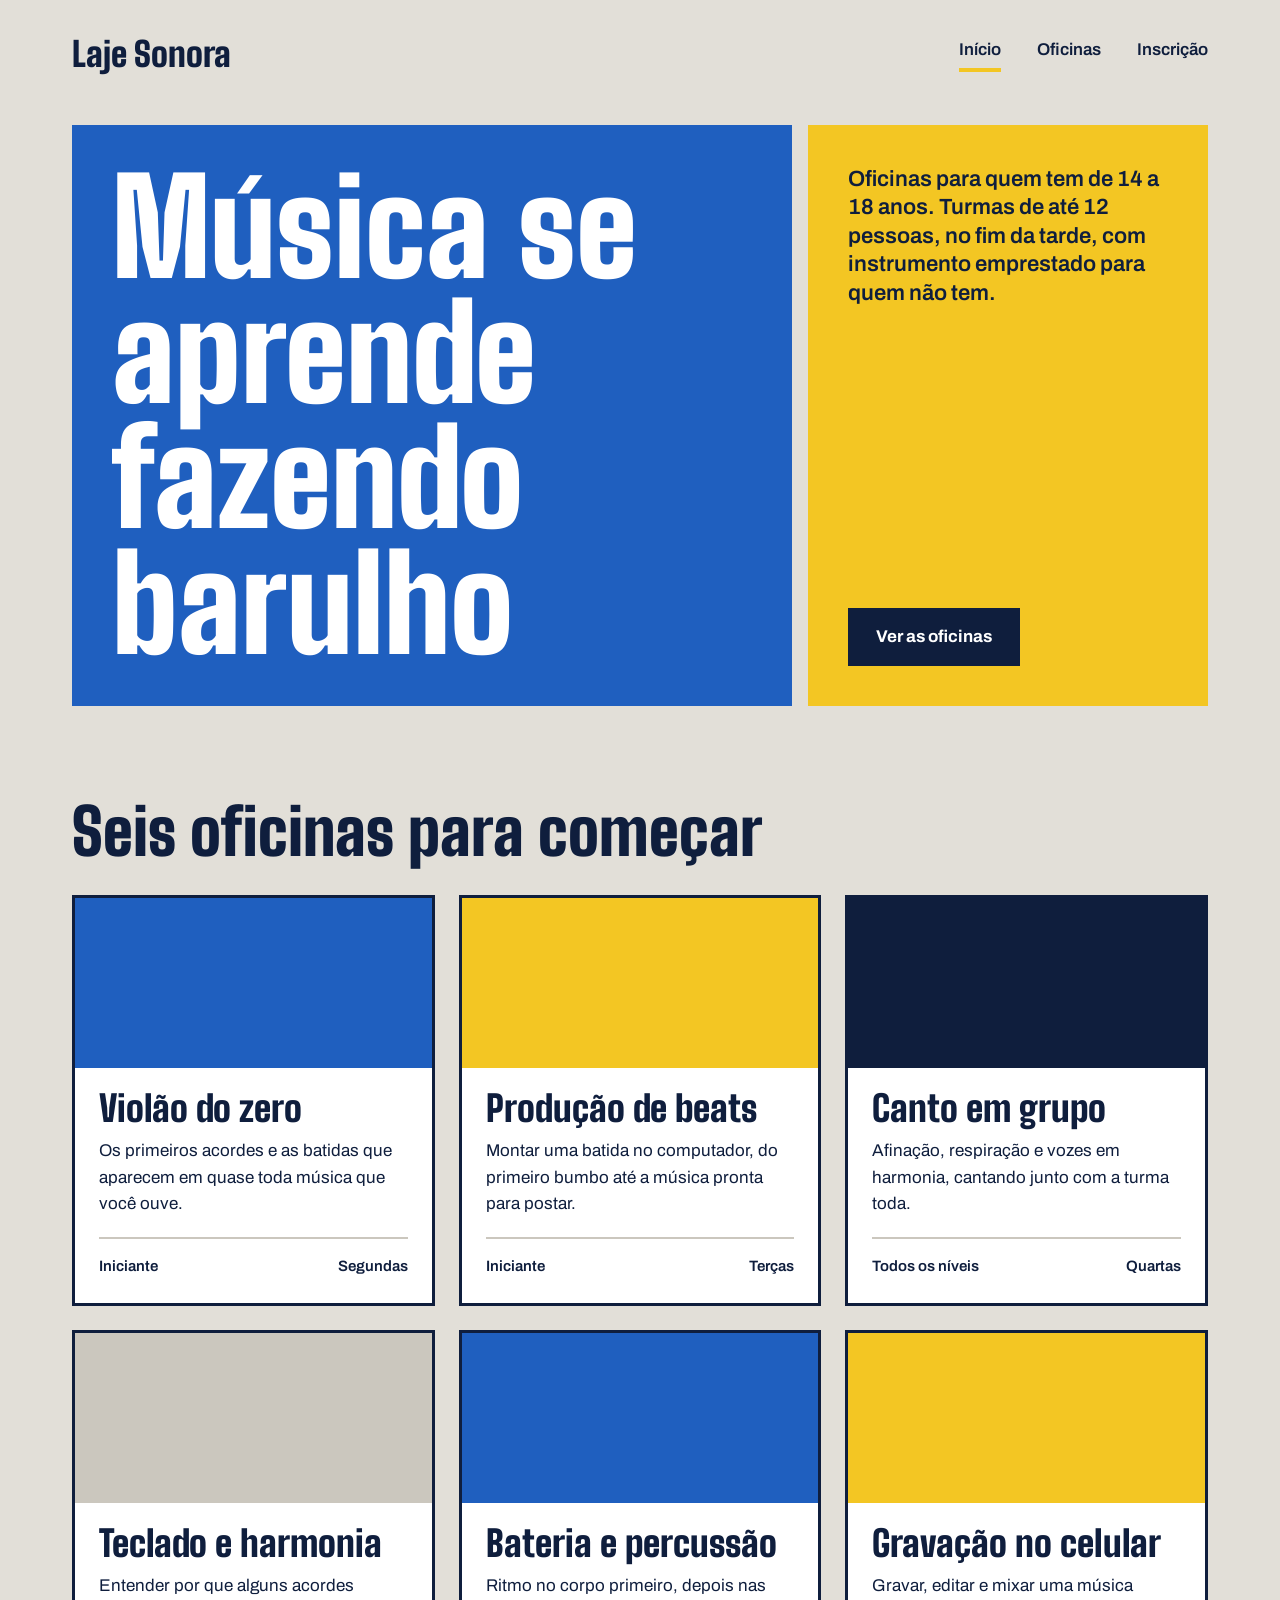
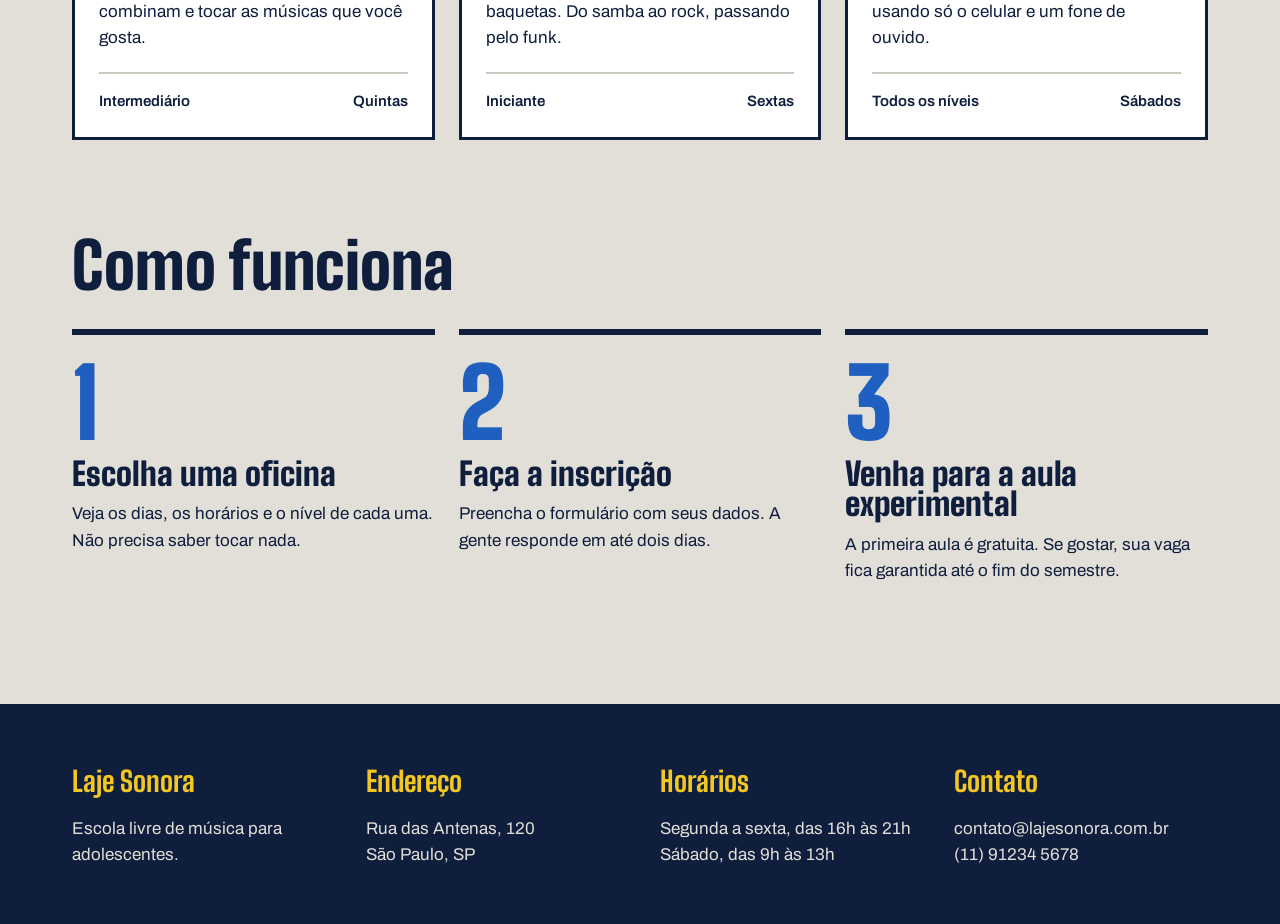
<file: index.html>
<!DOCTYPE html>
<html lang="pt-BR">
<head>
    <meta charset="UTF-8">
    <meta name="viewport" content="width=device-width, initial-scale=1.0">
    <title>Laje Sonora | Início</title>

    <link rel="preconnect" href="https://fonts.googleapis.com">
    <link rel="preconnect" href="https://fonts.gstatic.com" crossorigin>
    <link href="https://fonts.googleapis.com/css2?family=Archivo:wght@400;500;600;700&family=Big+Shoulders:wght@400;500;600;700;800&display=swap" rel="stylesheet">

    <link rel="stylesheet" href="index.css">
</head>
<body>

    <header class="conteudo topo">
        <a class="logo" href="index.html">Laje Sonora</a>

        <nav class="menu">
            <a class="atual" href="index.html">Início</a>
            <a href="oficinas.html">Oficinas</a>
            <a href="inscricao.html">Inscrição</a>
        </nav>
    </header>

    <main>

        <section class="conteudo cartazes">

            <div class="cartaz cartaz-principal">
                <h1>Música se aprende fazendo barulho</h1>
            </div>

            <div class="cartaz cartaz-lateral">
                <p>
                    Oficinas para quem tem de 14 a 18 anos.
                    Turmas de até 12 pessoas, no fim da tarde,
                    com instrumento emprestado para quem não tem.
                </p>

                <a class="botao" href="oficinas.html">Ver as oficinas</a>
            </div>

        </section>

        <section class="conteudo secao">

            <h2 class="titulo-secao">Seis oficinas para começar</h2>

            <div class="cards">

                <article class="card">
                    <div class="foto foto-azul"></div>

                    <div class="card-texto">
                        <h3>Violão do zero</h3>

                        <p>
                            Os primeiros acordes e as batidas que aparecem
                            em quase toda música que você ouve.
                        </p>

                        <div class="card-info">
                            <span>Iniciante</span>
                            <span>Segundas</span>
                        </div>
                    </div>
                </article>

                <article class="card">
                    <div class="foto foto-amarela"></div>

                    <div class="card-texto">
                        <h3>Produção de beats</h3>

                        <p>
                            Montar uma batida no computador, do primeiro
                            bumbo até a música pronta para postar.
                        </p>

                        <div class="card-info">
                            <span>Iniciante</span>
                            <span>Terças</span>
                        </div>
                    </div>
                </article>

                <article class="card">
                    <div class="foto foto-tinta"></div>

                    <div class="card-texto">
                        <h3>Canto em grupo</h3>

                        <p>
                            Afinação, respiração e vozes em harmonia,
                            cantando junto com a turma toda.
                        </p>

                        <div class="card-info">
                            <span>Todos os níveis</span>
                            <span>Quartas</span>
                        </div>
                    </div>
                </article>

                <article class="card">
                    <div class="foto"></div>

                    <div class="card-texto">
                        <h3>Teclado e harmonia</h3>

                        <p>
                            Entender por que alguns acordes combinam
                            e tocar as músicas que você gosta.
                        </p>

                        <div class="card-info">
                            <span>Intermediário</span>
                            <span>Quintas</span>
                        </div>
                    </div>
                </article>

                <article class="card">
                    <div class="foto foto-azul"></div>

                    <div class="card-texto">
                        <h3>Bateria e percussão</h3>

                        <p>
                            Ritmo no corpo primeiro, depois nas baquetas.
                            Do samba ao rock, passando pelo funk.
                        </p>

                        <div class="card-info">
                            <span>Iniciante</span>
                            <span>Sextas</span>
                        </div>
                    </div>
                </article>

                <article class="card">
                    <div class="foto foto-amarela"></div>

                    <div class="card-texto">
                        <h3>Gravação no celular</h3>

                        <p>
                            Gravar, editar e mixar uma música usando
                            só o celular e um fone de ouvido.
                        </p>

                        <div class="card-info">
                            <span>Todos os níveis</span>
                            <span>Sábados</span>
                        </div>
                    </div>
                </article>

            </div>

        </section>

        <section class="conteudo secao">

            <h2 class="titulo-secao">Como funciona</h2>

            <div class="passos">

                <div class="passo">
                    <p class="passo-numero">1</p>

                    <h3>Escolha uma oficina</h3>

                    <p>
                        Veja os dias, os horários e o nível de cada uma.
                        Não precisa saber tocar nada.
                    </p>
                </div>

                <div class="passo">
                    <p class="passo-numero">2</p>

                    <h3>Faça a inscrição</h3>

                    <p>
                        Preencha o formulário com seus dados.
                        A gente responde em até dois dias.
                    </p>
                </div>

                <div class="passo">
                    <p class="passo-numero">3</p>

                    <h3>Venha para a aula experimental</h3>

                    <p>
                        A primeira aula é gratuita. Se gostar,
                        sua vaga fica garantida até o fim do semestre.
                    </p>
                </div>

            </div>

        </section>

    </main>

    <footer class="rodape">

        <div class="conteudo rodape-colunas">

            <div class="rodape-coluna">
                <h4>Laje Sonora</h4>
                <p>Escola livre de música para adolescentes.</p>
            </div>

            <div class="rodape-coluna">
                <h4>Endereço</h4>
                <p>
                    Rua das Antenas, 120<br>
                    São Paulo, SP
                </p>
            </div>

            <div class="rodape-coluna">
                <h4>Horários</h4>
                <p>
                    Segunda a sexta, das 16h às 21h<br>
                    Sábado, das 9h às 13h
                </p>
            </div>

            <div class="rodape-coluna">
                <h4>Contato</h4>
                <p>
                    contato@lajesonora.com.br<br>
                    (11) 91234 5678
                </p>
            </div>

        </div>

    </footer>

</body>
</html>
</file>
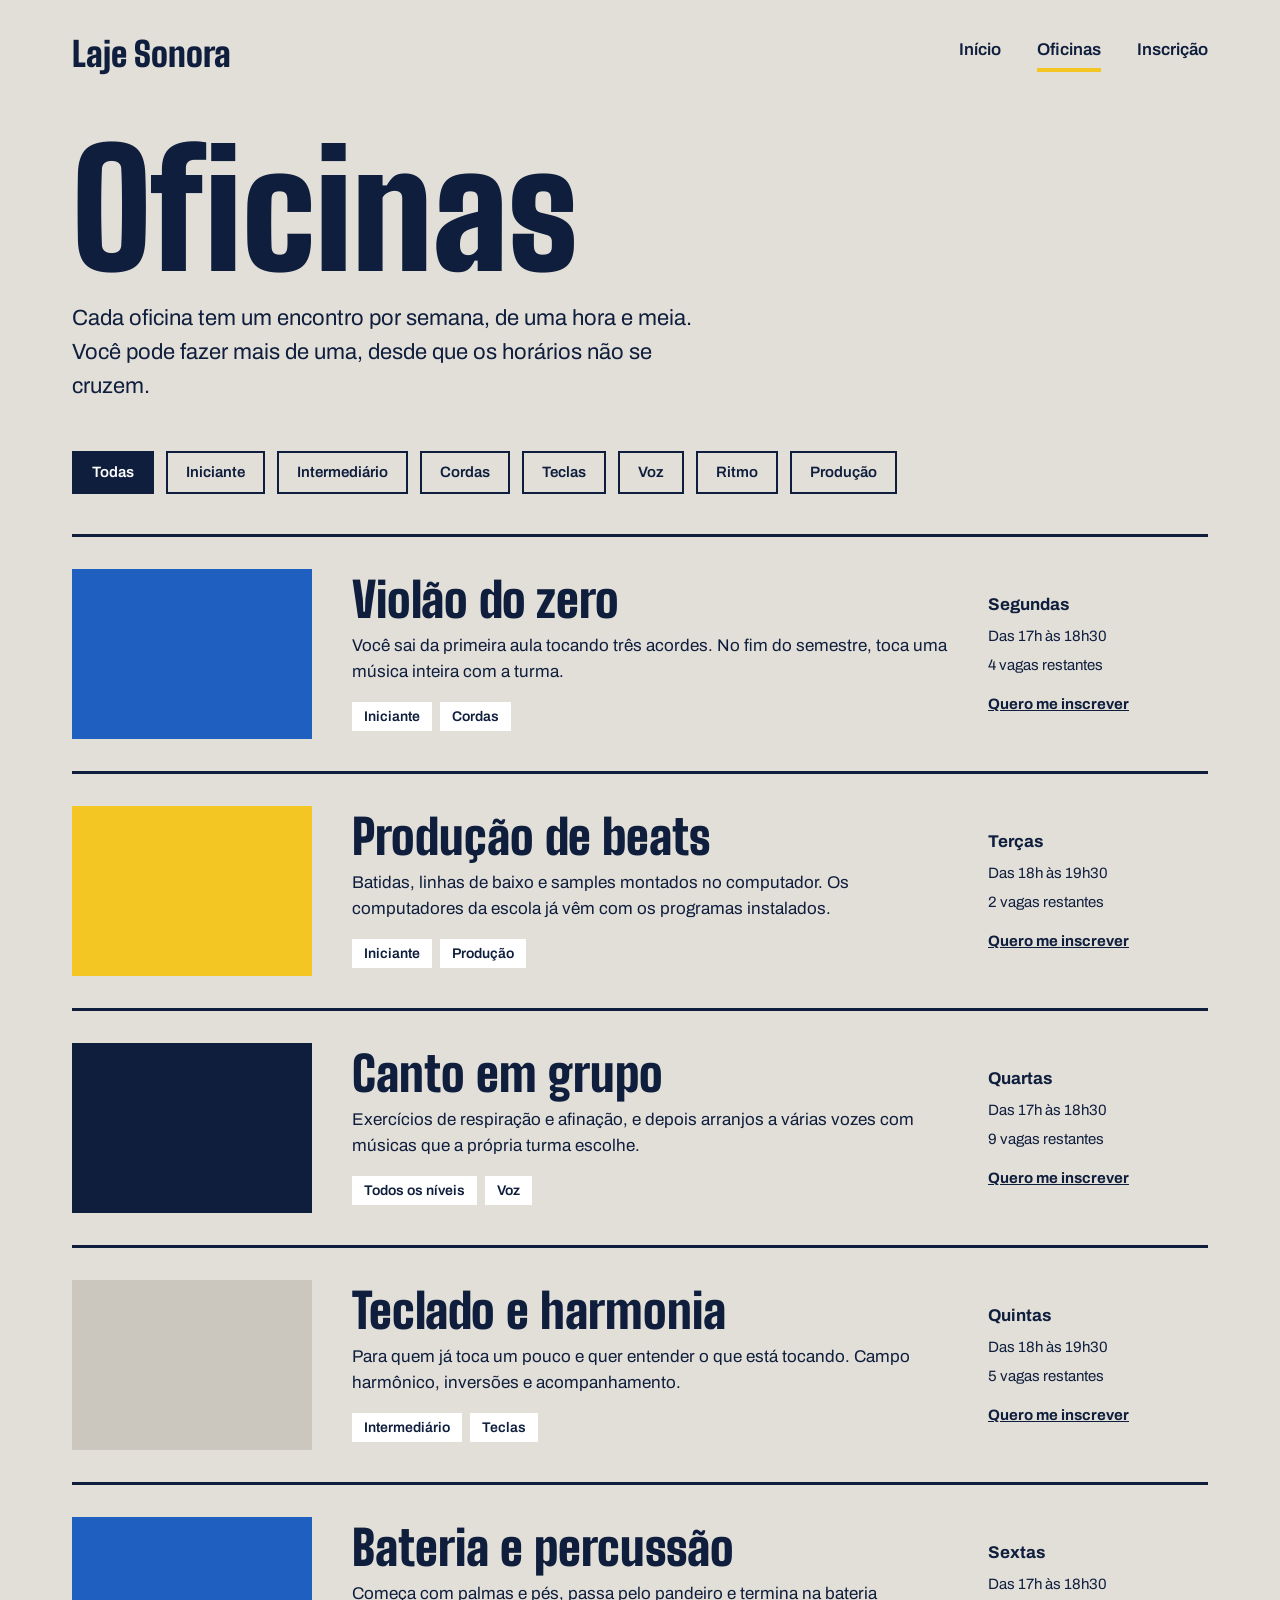
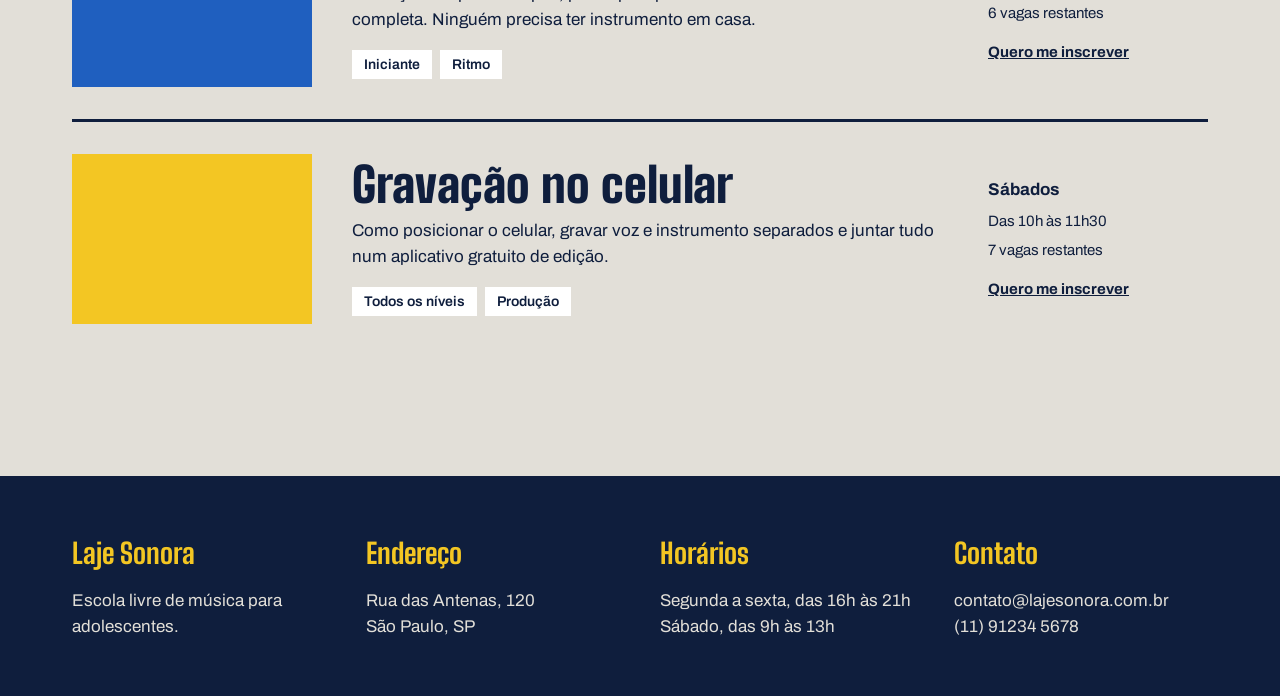
<file: oficina.html>
<!DOCTYPE html>
<html lang="pt-BR">

<head>
    <meta charset="UTF-8">
    <meta name="viewport" content="width=device-width, initial-scale=1.0">

    <title>Laje Sonora | Oficinas</title>

    <link rel="preconnect" href="https://fonts.googleapis.com">
    <link rel="preconnect" href="https://fonts.gstatic.com" crossorigin>

    <link href="https://fonts.googleapis.com/css2?family=Big+Shoulders:wght@700;900&family=Archivo:wght@400;600;700&display=swap" rel="stylesheet">

    <link rel="stylesheet" href="oficinas.css">
</head>

<body>

    <header class="conteudo topo">

        <a class="logo" href="index.html">Laje Sonora</a>

        <nav class="menu">
            <a href="index.html">Início</a>
            <a href="oficinas.html" class="atual">Oficinas</a>
            <a href="inscricao.html">Inscrição</a>
        </nav>

    </header>

    <main class="conteudo">

        <h1 class="titulo-pagina">Oficinas</h1>

        <p class="subtitulo-pagina">
            Cada oficina tem um encontro por semana, de uma hora e meia. Você pode fazer mais de uma, desde que os horários não se cruzem.
        </p>

        <div class="filtros">
            <span class="filtro ativo">Todas</span>
            <span class="filtro">Iniciante</span>
            <span class="filtro">Intermediário</span>
            <span class="filtro">Cordas</span>
            <span class="filtro">Teclas</span>
            <span class="filtro">Voz</span>
            <span class="filtro">Ritmo</span>
            <span class="filtro">Produção</span>
        </div>

        <div class="lista">

            <article class="oficina">
                <div class="foto foto-azul"></div>

                <div class="oficina-texto">
                    <h2>Violão do zero</h2>
                    <p>Você sai da primeira aula tocando três acordes. No fim do semestre, toca uma música inteira com a turma.</p>

                    <div class="etiquetas">
                        <span class="etiqueta">Iniciante</span>
                        <span class="etiqueta">Cordas</span>
                    </div>
                </div>

                <div class="oficina-detalhes">
                    <strong>Segundas</strong>
                    <span>Das 17h às 18h30</span>
                    <span>4 vagas restantes</span>
                    <a href="inscricao.html">Quero me inscrever</a>
                </div>
            </article>

            <article class="oficina">
                <div class="foto foto-amarela"></div>

                <div class="oficina-texto">
                    <h2>Produção de beats</h2>
                    <p>Batidas, linhas de baixo e samples montados no computador. Os computadores da escola já vêm com os programas instalados.</p>

                    <div class="etiquetas">
                        <span class="etiqueta">Iniciante</span>
                        <span class="etiqueta">Produção</span>
                    </div>
                </div>

                <div class="oficina-detalhes">
                    <strong>Terças</strong>
                    <span>Das 18h às 19h30</span>
                    <span>2 vagas restantes</span>
                    <a href="inscricao.html">Quero me inscrever</a>
                </div>
            </article>

            <article class="oficina">
                <div class="foto foto-tinta"></div>

                <div class="oficina-texto">
                    <h2>Canto em grupo</h2>
                    <p>Exercícios de respiração e afinação, e depois arranjos a várias vozes com músicas que a própria turma escolhe.</p>

                    <div class="etiquetas">
                        <span class="etiqueta">Todos os níveis</span>
                        <span class="etiqueta">Voz</span>
                    </div>
                </div>

                <div class="oficina-detalhes">
                    <strong>Quartas</strong>
                    <span>Das 17h às 18h30</span>
                    <span>9 vagas restantes</span>
                    <a href="inscricao.html">Quero me inscrever</a>
                </div>
            </article>

            <article class="oficina">
                <div class="foto"></div>

                <div class="oficina-texto">
                    <h2>Teclado e harmonia</h2>
                    <p>Para quem já toca um pouco e quer entender o que está tocando. Campo harmônico, inversões e acompanhamento.</p>

                    <div class="etiquetas">
                        <span class="etiqueta">Intermediário</span>
                        <span class="etiqueta">Teclas</span>
                    </div>
                </div>

                <div class="oficina-detalhes">
                    <strong>Quintas</strong>
                    <span>Das 18h às 19h30</span>
                    <span>5 vagas restantes</span>
                    <a href="inscricao.html">Quero me inscrever</a>
                </div>
            </article>

            <article class="oficina">
                <div class="foto foto-azul"></div>

                <div class="oficina-texto">
                    <h2>Bateria e percussão</h2>
                    <p>Começa com palmas e pés, passa pelo pandeiro e termina na bateria completa. Ninguém precisa ter instrumento em casa.</p>

                    <div class="etiquetas">
                        <span class="etiqueta">Iniciante</span>
                        <span class="etiqueta">Ritmo</span>
                    </div>
                </div>

                <div class="oficina-detalhes">
                    <strong>Sextas</strong>
                    <span>Das 17h às 18h30</span>
                    <span>6 vagas restantes</span>
                    <a href="inscricao.html">Quero me inscrever</a>
                </div>
            </article>

            <article class="oficina">
                <div class="foto foto-amarela"></div>

                <div class="oficina-texto">
                    <h2>Gravação no celular</h2>
                    <p>Como posicionar o celular, gravar voz e instrumento separados e juntar tudo num aplicativo gratuito de edição.</p>

                    <div class="etiquetas">
                        <span class="etiqueta">Todos os níveis</span>
                        <span class="etiqueta">Produção</span>
                    </div>
                </div>

                <div class="oficina-detalhes">
                    <strong>Sábados</strong>
                    <span>Das 10h às 11h30</span>
                    <span>7 vagas restantes</span>
                    <a href="inscricao.html">Quero me inscrever</a>
                </div>
            </article>

        </div>

    </main>

    <footer class="rodape">
        <div class="conteudo rodape-colunas">

            <div class="rodape-coluna">
                <h4>Laje Sonora</h4>
                <p>Escola livre de música para adolescentes.</p>
            </div>

            <div class="rodape-coluna">
                <h4>Endereço</h4>
                <p>Rua das Antenas, 120<br>São Paulo, SP</p>
            </div>

            <div class="rodape-coluna">
                <h4>Horários</h4>
                <p>Segunda a sexta, das 16h às 21h<br>Sábado, das 9h às 13h</p>
            </div>

            <div class="rodape-coluna">
                <h4>Contato</h4>
                <p>contato@lajesonora.com.br<br>(11) 91234 5678</p>
            </div>

        </div>
    </footer>

</body>
</html>
</file>
<file: index.css>
* {
    margin: 0;
    padding: 0;
    box-sizing: border-box;
}

:root {
    --concreto: #E2DFD8;
    --concreto-escuro: #CBC7BE;
    --tinta: #0F1E3D;
    --caixa-dagua: #1F5FBF;
    --fita: #F3C623;
    --branco: #FFFFFF;

    --fonte-cartaz: "Big Shoulders", "Arial Narrow",sans-serif;
    --fonte-texto: "Archivo", Arial, sans-serif;

}

body {
    background-color: var(--concreto);
    color: var(--tinta);
    font-family: var(--fonte-texto);
    font-size: 17px;
    line-height: 1.55;
}

a {
    color: inherit;
}

h1,h2,h3 {
    font-family: var(--fonte-cartaz);
    font-weight: 900;
    line-height: 0.95;
}

.conteudo {
    max-width: 1200px;
    margin-inline: auto;
    padding-inline: 32px;
}

.topo {
    padding-block: 28px;
    display: flex;
    justify-content: space-between;
    align-items: center;
}

.logo {
    font-family: var(--fonte-cartaz);
    font-size: 34px;
    font-weight: 900;
    text-decoration: none;
}

.menu {
    display: flex;
    gap: 36px;
}

.menu a {
    font-weight: 600;
    text-decoration: none;
    padding-bottom: 4px;
    border-bottom: 4px solid transparent;
}

.menu a:hover {
    border-bottom-color: var(--tinta);
}

.menu a.atual {
    border-bottom-color: var(--fita);
}

.cartazes {
    margin-top: 16px;
    display: flex;
    gap: 16px;
}

.cartaz {
    padding: 40px;
}

.cartaz-principal {
    background: var(--caixa-dagua);
    color: var(--branco);
    flex: 2;
}

.cartaz-principal h1 {
    font-size: 132px;
    max-width: 9ch;
}

.cartaz-lateral {
    background: var(--fita);
    flex: 1;
    display: flex;
    flex-direction: column;
    justify-content: space-between;
    gap: 32px;
    align-items: flex-start;
}

.cartaz-lateral p {
    font-size: 22px;
    font-weight: 600;
    line-height: 1.3;
}

.botao {
    background: var(--tinta);
    color: var(--branco);
    font-weight: 700;
    text-decoration: none;
    padding: 16px 28px;
    border: none;
    font-size: 17px;
    font-family: var(--fonte-texto);
    cursor: pointer;
}

.botao:hover {
    background: var(--caixa-dagua);
}
.secao {
    margin-top: 96px;
}

.titulo-secao {
    font-size: 64px;
    margin-bottom: 32px;
}

.cards {
    display: flex;
    flex-wrap: wrap;
    gap: 24px;
}

.card {
    background: var(--branco);
    border: 3px solid var(--tinta);
    flex: 1 1 340px;
}

.card .foto {
    height: 170px;
}

.foto {
    background: var(--concreto-escuro);
}

.foto-azul {
    background: var(--caixa-dagua);
}

.foto-amarela {
    background: var(--fita);
}

.foto-tinta {
    background: var(--tinta);
}

.card-texto {
    padding: 24px;
}

.card h3 {
    font-size: 36px;
    margin-bottom: 12px;
}

.card-info {
    margin-top: 20px;
    padding-top: 16px;
    border-top: 2px solid var(--concreto-escuro);
    font-weight: 600;
    font-size: 15px;
    display: flex;
    justify-content: space-between;
}
.passos {
    display: flex;
    gap: 24px;
}

.passo {
    border-top: 6px solid var(--tinta);
    padding-top: 20px;
    flex: 1;
}

.passo-numero {
    font-family: var(--fonte-cartaz);
    font-size: 96px;
    font-weight: 900;
    line-height: 1;
    color: var(--caixa-dagua);
}

.passo h3 {
    font-size: 32px;
    margin-block: 8px 12px;
}
.rodape {
    margin-top: 120px;
    background: var(--tinta);
    color: var(--concreto);
    padding-block: 56px;
}

.rodape-colunas {
    display: flex;
    gap: 40px;
}

.rodape-coluna {
    flex: 1;
}

.rodape h4 {
    font-family: var(--fonte-cartaz);
    font-size: 28px;
    color: var(--fita);
    margin-bottom: 12px;
}
</file>
<file: oficinas.css>
* {
    margin: 0;
    padding: 0;
    box-sizing: border-box;
}

:root {
    --concreto: #E2DFD8;
    --concreto-escuro: #CBC7BE;
    --tinta: #0F1E3D;
    --caixa-dagua: #1F5FBF;
    --fita: #F3C623;
    --branco: #FFFFFF;

    --fonte-cartaz: "Big Shoulders", "Arial Narrow", sans-serif;
    --fonte-texto: "Archivo", Arial, sans-serif;
}

body {
    background-color: var(--concreto);
    color: var(--tinta);
    font-family: var(--fonte-texto);
    font-size: 17px;
    line-height: 1.55;
}

a {
    color: inherit;
}

h1, h2, h3 {
    font-family: var(--fonte-cartaz);
    font-weight: 900;
    line-height: 0.95;
}

.conteudo {
    max-width: 1200px;
    margin-inline: auto;
    padding-inline: 32px;
}
.topo {
    padding-block: 28px;
    display: flex;
    justify-content: space-between;
    align-items: center;
}

.logo {
    font-family: var(--fonte-cartaz);
    font-size: 34px;
    font-weight: 900;
    text-decoration: none;
}

.menu {
    display: flex;
    gap: 36px;
}

.menu a {
    font-weight: 600;
    text-decoration: none;
    padding-bottom: 4px;
    border-bottom: 4px solid transparent;
}

.menu a:hover {
    border-bottom-color: var(--tinta);
}

.menu a.atual {
    border-bottom-color: var(--fita);
}
.rodape {
    margin-top: 120px;
    background: var(--tinta);
    color: var(--concreto);
    padding-block: 56px;
}

.rodape-colunas {
    display: flex;
    gap: 40px;
}

.rodape-coluna {
    flex: 1;
}

.rodape h4 {
    font-family: var(--fonte-cartaz);
    font-size: 28px;
    color: var(--fita);
    margin-bottom: 12px;
}
.foto {
    background: var(--concreto-escuro);
}

.foto-azul {
    background: var(--caixa-dagua);
}

.foto-amarela {
    background: var(--fita);
}

.foto-tinta {
    background: var(--tinta);
}

.titulo-pagina {
    font-size: 160px;
    margin-top: 24px;
}

.subtitulo-pagina {
    font-size: 22px;
    max-width: 640px;
    margin-top: 16px;
}

.filtros {
    margin-top: 48px;
    display: flex;
    flex-wrap: wrap;
    gap: 12px;
}

.filtro {
    border: 2px solid var(--tinta);
    padding: 8px 18px;
    font-weight: 600;
    font-size: 15px;
}

.filtro.ativo {
    background: var(--tinta);
    color: var(--branco);
}

.lista {
    margin-top: 40px;
}

.oficina {
    padding-block: 32px;
    border-top: 3px solid var(--tinta);
    display: flex;
    align-items: center;
    gap: 40px;
}

.oficina .foto {
    width: 240px;
    height: 170px;
    flex-shrink: 0;
}

.oficina-texto {
    flex: 1;
}

.oficina h2 {
    font-size: 48px;
    margin-bottom: 10px;
}

.etiquetas {
    margin-top: 16px;
    display: flex;
    gap: 8px;
}

.etiqueta {
    background: var(--branco);
    padding: 4px 12px;
    font-size: 14px;
    font-weight: 600;
}

.oficina-detalhes {
    width: 220px;
    font-size: 15px;
    display: flex;
    flex-direction: column;
    gap: 6px;
}

.oficina-detalhes strong {
    font-size: 17px;
}

.oficina-detalhes a {
    margin-top: 10px;
    font-weight: 700;
}
</file>
